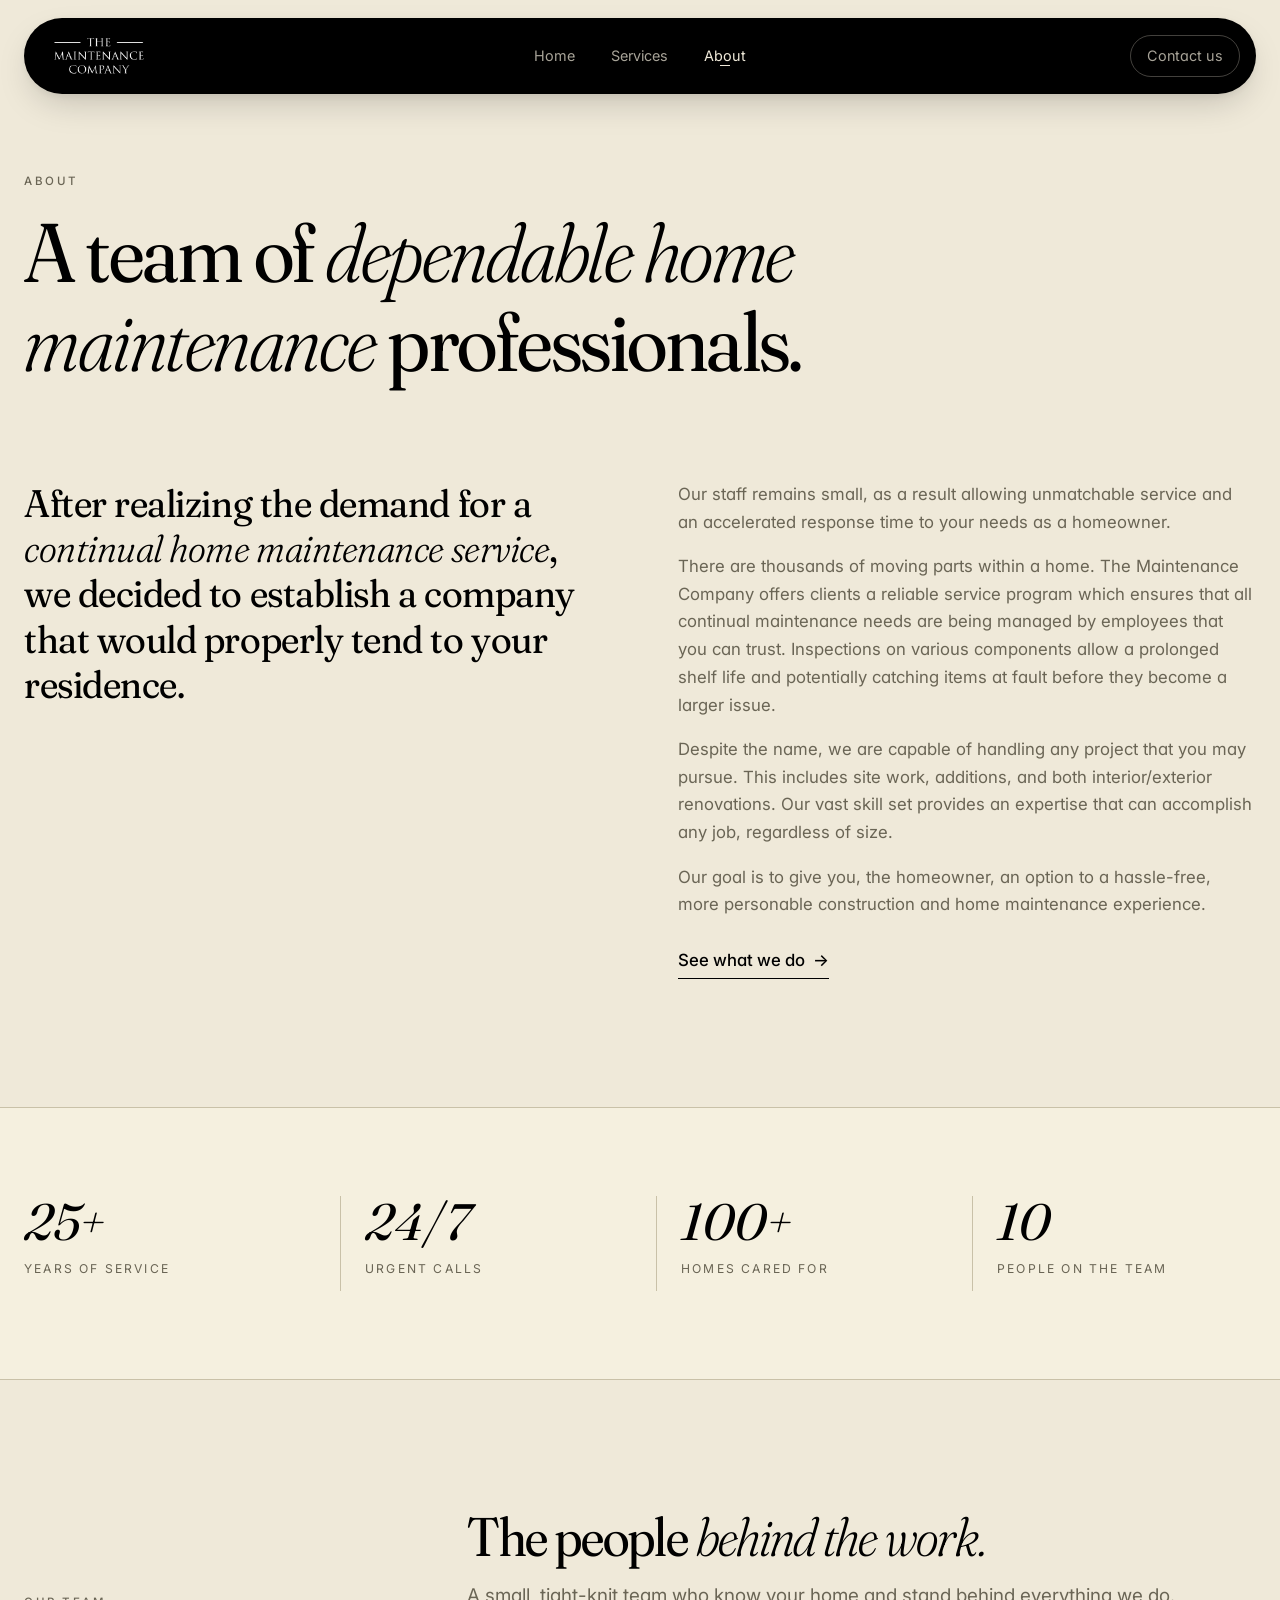
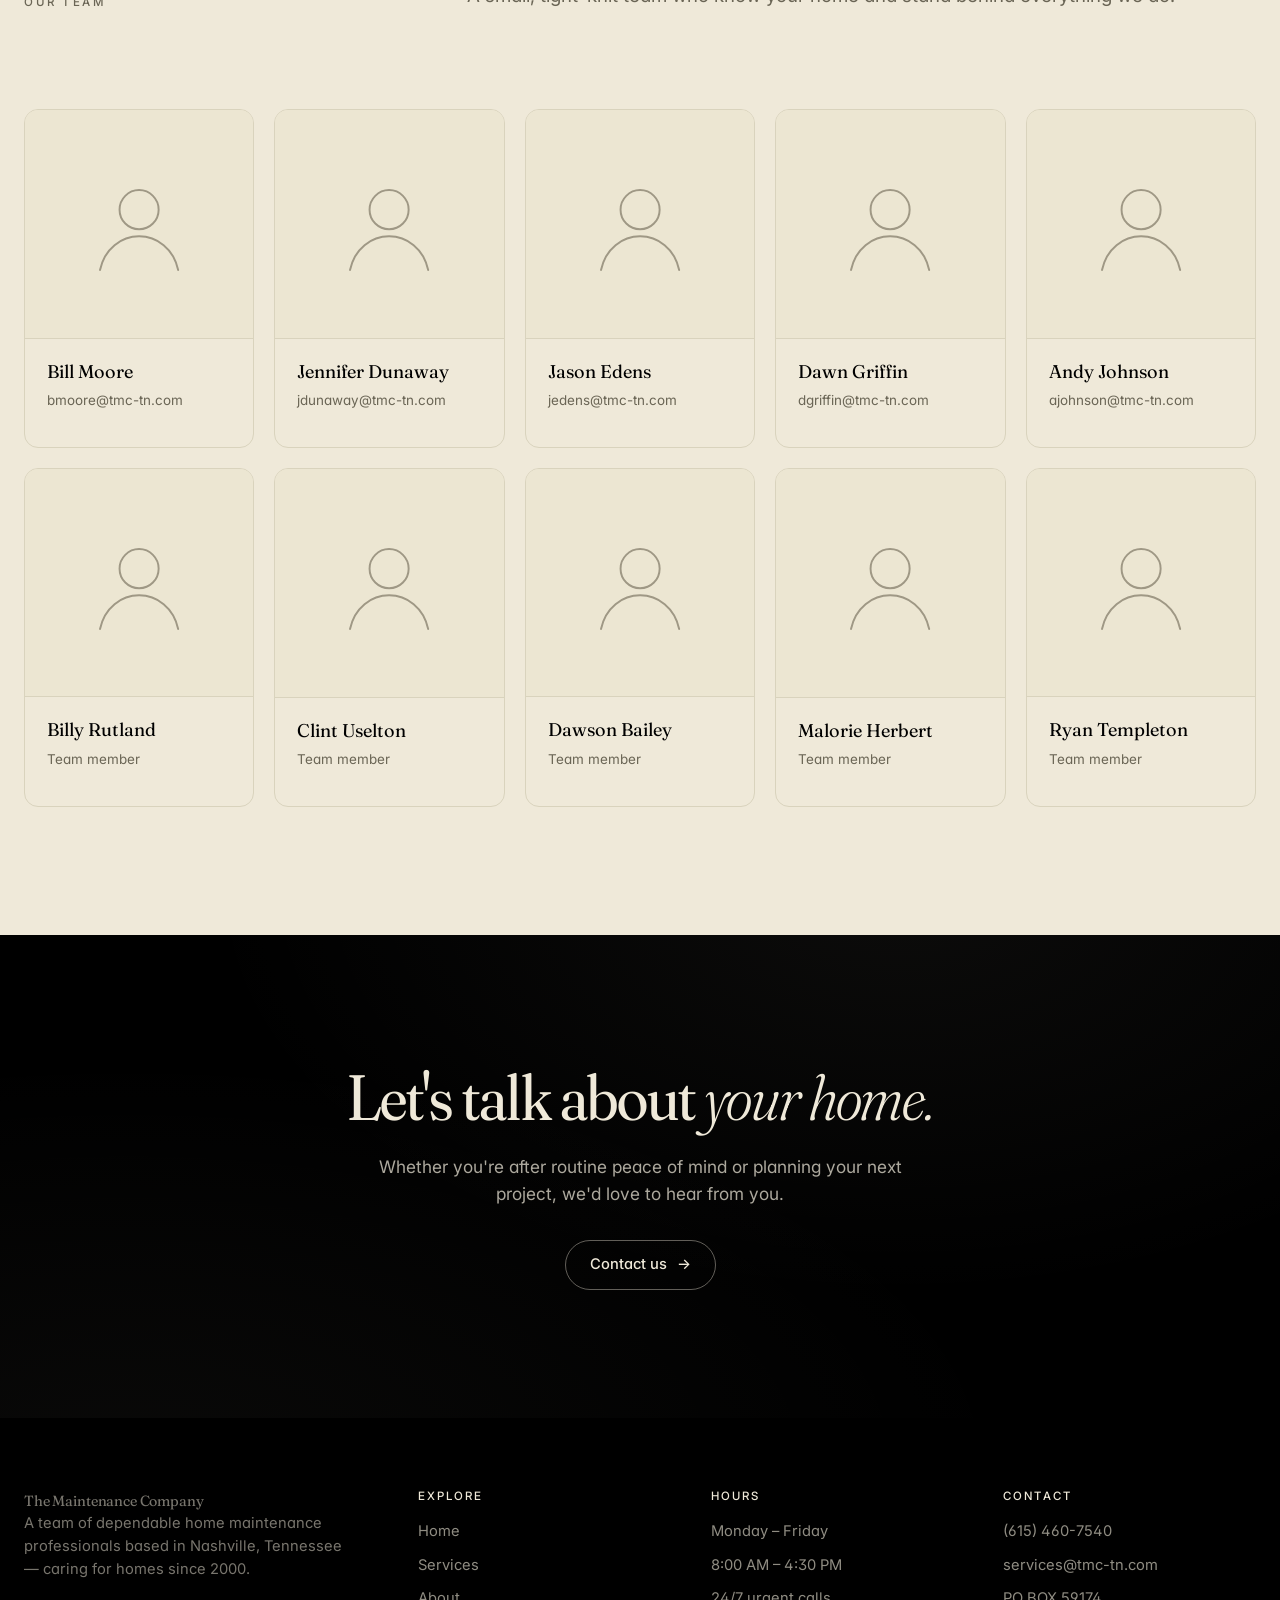
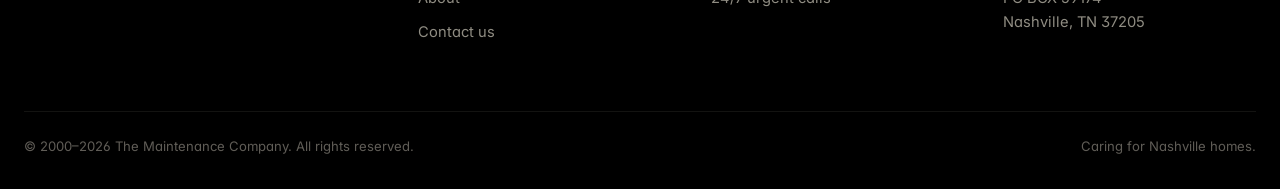
<file: about.html>
<!DOCTYPE html>
<html lang="en-US">
<head>
<meta charset="UTF-8" />
<meta name="viewport" content="width=device-width, initial-scale=1" />
<meta name="theme-color" content="#000000" />
<title>About — The Maintenance Company, Nashville TN</title>
<meta name="description" content="A team of dependable home maintenance professionals serving Nashville. Meet The Maintenance Company." />
<link rel="icon" type="image/png" href="images/logo-165w.png" />
<link rel="preconnect" href="https://fonts.googleapis.com">
<link rel="preconnect" href="https://fonts.gstatic.com" crossorigin>
<link href="https://fonts.googleapis.com/css2?family=Fraunces:ital,opsz,wght,SOFT@0,9..144,300..600,30..100;1,9..144,300..600,30..100&family=Inter:wght@300;400;500&display=swap" rel="stylesheet">
<link rel="stylesheet" href="css/styles.css" />
</head>
<body>

<a href="#main" class="skip-link">Skip to content</a>

<header class="site-header">
  <nav class="nav" aria-label="Primary">
    <a href="index.html" class="nav-logo" aria-label="The Maintenance Company — Home">
      <img src="images/logo-165w.png" alt="The Maintenance Company" />
    </a>
    <div class="nav-center">
      <ul class="nav-links">
        <li><a href="index.html">Home</a></li>
        <li><a href="services.html">Services</a></li>
        <li><a href="about.html" class="is-active">About</a></li>
      </ul>
    </div>
    <ul class="nav-links nav-cta">
      <li><a href="contact.html" class="btn btn-ghost">Contact us</a></li>
    </ul>
    <button class="nav-toggle" aria-label="Toggle menu" aria-expanded="false" aria-controls="nav-mobile">
      <span class="nav-toggle-bar"></span>
    </button>
  </nav>
</header>

<ul id="nav-mobile">
  <li><a href="index.html">Home</a></li>
  <li><a href="services.html">Services</a></li>
  <li><a href="about.html" class="is-active">About</a></li>
  <li class="nav-cta-mobile"><a href="contact.html">Contact us</a></li>
</ul>

<main id="main">

  <section style="padding-top: calc(var(--header-h) + var(--header-gap) + 72px);">
    <div class="container">

      <header class="reveal" style="max-width: 920px; margin-bottom: clamp(56px, 8vw, 96px);">
        <span class="section-eyebrow">About</span>
        <h1 style="margin-bottom: 0;">A team of <em>dependable home maintenance</em> professionals.</h1>
      </header>

      <div class="about-intro">
        <p class="about-intro-statement reveal">
          After realizing the demand for a <em>continual home maintenance service</em>, we decided to establish a company that would properly tend to your residence.
        </p>
        <div class="about-intro-body reveal">
          <p>Our staff remains small, as a result allowing unmatchable service and an accelerated response time to your needs as a homeowner.</p>
          <p>There are thousands of moving parts within a home. The Maintenance Company offers clients a reliable service program which ensures that all continual maintenance needs are being managed by employees that you can trust. Inspections on various components allow a prolonged shelf life and potentially catching items at fault before they become a larger issue.</p>
          <p>Despite the name, we are capable of handling any project that you may pursue. This includes site work, additions, and both interior/exterior renovations. Our vast skill set provides an expertise that can accomplish any job, regardless of size.</p>
          <p>Our goal is to give you, the homeowner, an option to a hassle-free, more personable construction and home maintenance experience.</p>
          <p style="margin-top:24px;"><a href="services.html" class="text-link">See what we do <span class="arrow" aria-hidden="true">→</span></a></p>
        </div>
      </div>
    </div>
  </section>

  <section class="stats section-tight">
    <div class="container">
      <div class="stats-grid">
        <div class="stat reveal">
          <p class="stat-num">25+</p>
          <p class="stat-label">Years of service</p>
        </div>
        <div class="stat reveal">
          <p class="stat-num">24/7</p>
          <p class="stat-label">Urgent calls</p>
        </div>
        <div class="stat reveal">
          <p class="stat-num">100+</p>
          <p class="stat-label">Homes cared for</p>
        </div>
        <div class="stat reveal">
          <p class="stat-num">10</p>
          <p class="stat-label">People on the team</p>
        </div>
      </div>
    </div>
  </section>

  <section>
    <div class="container">
      <div class="section-head-split reveal">
        <div class="eyebrow-col">
          <span class="section-eyebrow">Our team</span>
        </div>
        <div>
          <h2>The people <em>behind the work.</em></h2>
          <p class="lead">A small, tight-knit team who know your home and stand behind everything we do.</p>
        </div>
      </div>

      <div class="team-grid">
        <article class="team-card reveal">
          <div class="team-avatar" aria-hidden="true"><svg viewBox="0 0 64 64" fill="none" stroke="currentColor" stroke-width="1.1" stroke-linecap="round" stroke-linejoin="round"><circle cx="32" cy="24" r="11"/><path d="M10 58c2.5-12 12-19 22-19s19.5 7 22 19"/></svg></div>
          <div class="team-info">
            <p class="team-name">Bill Moore</p>
            <p class="team-email"><a href="mailto:bmoore@tmc-tn.com">bmoore@tmc-tn.com</a></p>
          </div>
        </article>
        <article class="team-card reveal">
          <div class="team-avatar" aria-hidden="true"><svg viewBox="0 0 64 64" fill="none" stroke="currentColor" stroke-width="1.1" stroke-linecap="round" stroke-linejoin="round"><circle cx="32" cy="24" r="11"/><path d="M10 58c2.5-12 12-19 22-19s19.5 7 22 19"/></svg></div>
          <div class="team-info">
            <p class="team-name">Jennifer Dunaway</p>
            <p class="team-email"><a href="mailto:jdunaway@tmc-tn.com">jdunaway@tmc-tn.com</a></p>
          </div>
        </article>
        <article class="team-card reveal">
          <div class="team-avatar" aria-hidden="true"><svg viewBox="0 0 64 64" fill="none" stroke="currentColor" stroke-width="1.1" stroke-linecap="round" stroke-linejoin="round"><circle cx="32" cy="24" r="11"/><path d="M10 58c2.5-12 12-19 22-19s19.5 7 22 19"/></svg></div>
          <div class="team-info">
            <p class="team-name">Jason Edens</p>
            <p class="team-email"><a href="mailto:jedens@tmc-tn.com">jedens@tmc-tn.com</a></p>
          </div>
        </article>
        <article class="team-card reveal">
          <div class="team-avatar" aria-hidden="true"><svg viewBox="0 0 64 64" fill="none" stroke="currentColor" stroke-width="1.1" stroke-linecap="round" stroke-linejoin="round"><circle cx="32" cy="24" r="11"/><path d="M10 58c2.5-12 12-19 22-19s19.5 7 22 19"/></svg></div>
          <div class="team-info">
            <p class="team-name">Dawn Griffin</p>
            <p class="team-email"><a href="mailto:dgriffin@tmc-tn.com">dgriffin@tmc-tn.com</a></p>
          </div>
        </article>
        <article class="team-card reveal">
          <div class="team-avatar" aria-hidden="true"><svg viewBox="0 0 64 64" fill="none" stroke="currentColor" stroke-width="1.1" stroke-linecap="round" stroke-linejoin="round"><circle cx="32" cy="24" r="11"/><path d="M10 58c2.5-12 12-19 22-19s19.5 7 22 19"/></svg></div>
          <div class="team-info">
            <p class="team-name">Andy Johnson</p>
            <p class="team-email"><a href="mailto:ajohnson@tmc-tn.com">ajohnson@tmc-tn.com</a></p>
          </div>
        </article>
        <article class="team-card reveal">
          <div class="team-avatar" aria-hidden="true"><svg viewBox="0 0 64 64" fill="none" stroke="currentColor" stroke-width="1.1" stroke-linecap="round" stroke-linejoin="round"><circle cx="32" cy="24" r="11"/><path d="M10 58c2.5-12 12-19 22-19s19.5 7 22 19"/></svg></div>
          <div class="team-info">
            <p class="team-name">Billy Rutland</p>
            <p class="team-email">Team member</p>
          </div>
        </article>
        <article class="team-card reveal">
          <div class="team-avatar" aria-hidden="true"><svg viewBox="0 0 64 64" fill="none" stroke="currentColor" stroke-width="1.1" stroke-linecap="round" stroke-linejoin="round"><circle cx="32" cy="24" r="11"/><path d="M10 58c2.5-12 12-19 22-19s19.5 7 22 19"/></svg></div>
          <div class="team-info">
            <p class="team-name">Clint Uselton</p>
            <p class="team-email">Team member</p>
          </div>
        </article>
        <article class="team-card reveal">
          <div class="team-avatar" aria-hidden="true"><svg viewBox="0 0 64 64" fill="none" stroke="currentColor" stroke-width="1.1" stroke-linecap="round" stroke-linejoin="round"><circle cx="32" cy="24" r="11"/><path d="M10 58c2.5-12 12-19 22-19s19.5 7 22 19"/></svg></div>
          <div class="team-info">
            <p class="team-name">Dawson Bailey</p>
            <p class="team-email">Team member</p>
          </div>
        </article>
        <article class="team-card reveal">
          <div class="team-avatar" aria-hidden="true"><svg viewBox="0 0 64 64" fill="none" stroke="currentColor" stroke-width="1.1" stroke-linecap="round" stroke-linejoin="round"><circle cx="32" cy="24" r="11"/><path d="M10 58c2.5-12 12-19 22-19s19.5 7 22 19"/></svg></div>
          <div class="team-info">
            <p class="team-name">Malorie Herbert</p>
            <p class="team-email">Team member</p>
          </div>
        </article>
        <article class="team-card reveal">
          <div class="team-avatar" aria-hidden="true"><svg viewBox="0 0 64 64" fill="none" stroke="currentColor" stroke-width="1.1" stroke-linecap="round" stroke-linejoin="round"><circle cx="32" cy="24" r="11"/><path d="M10 58c2.5-12 12-19 22-19s19.5 7 22 19"/></svg></div>
          <div class="team-info">
            <p class="team-name">Ryan Templeton</p>
            <p class="team-email">Team member</p>
          </div>
        </article>
      </div>
    </div>
  </section>

  <section class="cta-strip">
    <div class="container">
      <div class="cta-strip-inner reveal">
        <h2>Let's talk about <em>your home.</em></h2>
        <p>Whether you're after routine peace of mind or planning your next project, we'd love to hear from you.</p>
        <a href="contact.html" class="btn cta-btn">Contact us <span class="arrow" aria-hidden="true">→</span></a>
      </div>
    </div>
  </section>

</main>

<footer class="site-footer">
  <div class="container">
    <div class="footer-grid">
      <div class="footer-brand">
        <p class="footer-brand-name">The Maintenance Company</p>
        <p>A team of dependable home maintenance professionals based in Nashville, Tennessee — caring for homes since 2000.</p>
      </div>
      <div>
        <h4 class="footer-heading">Explore</h4>
        <ul class="footer-list">
          <li><a href="index.html">Home</a></li>
          <li><a href="services.html">Services</a></li>
          <li><a href="about.html">About</a></li>
          <li><a href="contact.html">Contact us</a></li>
        </ul>
      </div>
      <div>
        <h4 class="footer-heading">Hours</h4>
        <ul class="footer-list">
          <li><span>Monday – Friday</span></li>
          <li><span>8:00 AM – 4:30 PM</span></li>
          <li><span>24/7 urgent calls</span></li>
        </ul>
      </div>
      <div>
        <h4 class="footer-heading">Contact</h4>
        <ul class="footer-list">
          <li><a href="tel:+16154607540">(615) 460-7540</a></li>
          <li><a href="mailto:services@tmc-tn.com">services@tmc-tn.com</a></li>
          <li><span>PO BOX 59174<br />Nashville, TN 37205</span></li>
        </ul>
      </div>
    </div>
    <div class="footer-bottom">
      <span>© 2000–<span id="year">2025</span> The Maintenance Company. All rights reserved.</span>
      <span>Caring for Nashville homes.</span>
    </div>
  </div>
</footer>

<script src="js/main.js" defer></script>
</body>
</html>
</file>
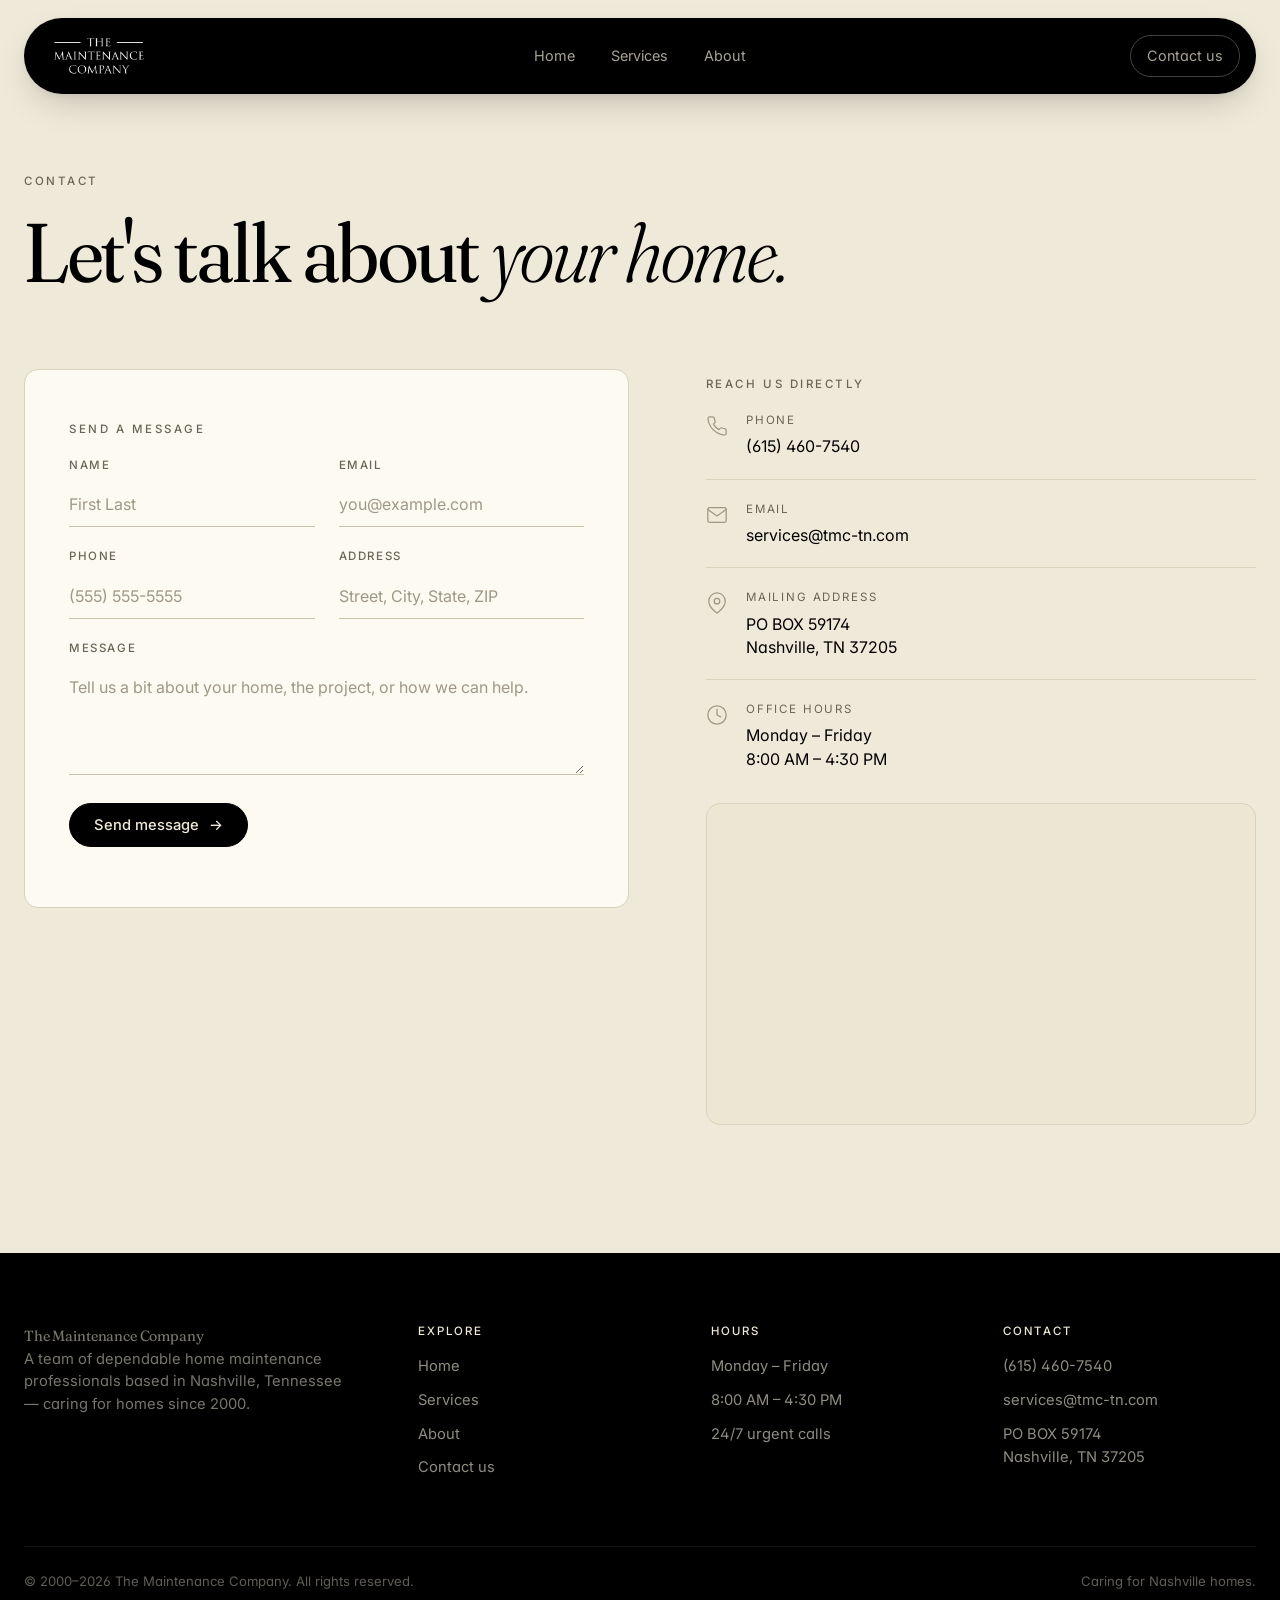
<file: contact.html>
<!DOCTYPE html>
<html lang="en-US">
<head>
<meta charset="UTF-8" />
<meta name="viewport" content="width=device-width, initial-scale=1" />
<meta name="theme-color" content="#000000" />
<title>Contact — The Maintenance Company, Nashville TN</title>
<meta name="description" content="Get in touch with The Maintenance Company in Nashville, Tennessee. Call (615) 460-7540 or send us a note about your home." />
<link rel="icon" type="image/png" href="images/logo-165w.png" />
<link rel="preconnect" href="https://fonts.googleapis.com">
<link rel="preconnect" href="https://fonts.gstatic.com" crossorigin>
<link href="https://fonts.googleapis.com/css2?family=Fraunces:ital,opsz,wght,SOFT@0,9..144,300..600,30..100;1,9..144,300..600,30..100&family=Inter:wght@300;400;500&display=swap" rel="stylesheet">
<link rel="stylesheet" href="css/styles.css" />
</head>
<body>

<a href="#main" class="skip-link">Skip to content</a>

<header class="site-header">
  <nav class="nav" aria-label="Primary">
    <a href="index.html" class="nav-logo" aria-label="The Maintenance Company — Home">
      <img src="images/logo-165w.png" alt="The Maintenance Company" />
    </a>
    <div class="nav-center">
      <ul class="nav-links">
        <li><a href="index.html">Home</a></li>
        <li><a href="services.html">Services</a></li>
        <li><a href="about.html">About</a></li>
      </ul>
    </div>
    <ul class="nav-links nav-cta">
      <li><a href="contact.html" class="btn btn-ghost">Contact us</a></li>
    </ul>
    <button class="nav-toggle" aria-label="Toggle menu" aria-expanded="false" aria-controls="nav-mobile">
      <span class="nav-toggle-bar"></span>
    </button>
  </nav>
</header>

<ul id="nav-mobile">
  <li><a href="index.html">Home</a></li>
  <li><a href="services.html">Services</a></li>
  <li><a href="about.html">About</a></li>
  <li class="nav-cta-mobile"><a href="contact.html">Contact us</a></li>
</ul>

<main id="main">

  <section style="padding-top: calc(var(--header-h) + var(--header-gap) + 72px);">
    <div class="container">

      <header class="reveal" style="max-width: 880px; margin-bottom: clamp(48px, 7vw, 72px);">
        <span class="section-eyebrow">Contact</span>
        <h1 style="margin-bottom: 0;">Let's talk about <em>your home.</em></h1>
      </header>

      <div class="contact-grid">

        <div class="contact-card reveal">
          <span class="section-eyebrow">Send a message</span>
          <form id="contact-form" novalidate>
            <div class="form-row">
              <div class="form-field">
                <label for="name">Name</label>
                <input type="text" id="name" name="name" autocomplete="name" required placeholder="First Last" />
              </div>
              <div class="form-field">
                <label for="email">Email</label>
                <input type="email" id="email" name="email" autocomplete="email" required placeholder="you@example.com" />
              </div>
            </div>
            <div class="form-row">
              <div class="form-field">
                <label for="phone">Phone</label>
                <input type="tel" id="phone" name="phone" autocomplete="tel" placeholder="(555) 555-5555" />
              </div>
              <div class="form-field">
                <label for="address">Address</label>
                <input type="text" id="address" name="address" autocomplete="street-address" placeholder="Street, City, State, ZIP" />
              </div>
            </div>
            <div class="form-field">
              <label for="message">Message</label>
              <textarea id="message" name="message" required placeholder="Tell us a bit about your home, the project, or how we can help."></textarea>
            </div>
            <button type="submit" class="btn btn-primary">Send message <span class="arrow" aria-hidden="true">→</span></button>
            <p class="form-status" aria-live="polite"></p>
          </form>
        </div>

        <aside class="reveal">
          <span class="section-eyebrow">Reach us directly</span>

          <ul class="contact-info-list">
            <li>
              <span class="contact-info-icon" aria-hidden="true">
                <svg width="22" height="22" viewBox="0 0 24 24" fill="none" stroke="currentColor" stroke-width="1.4" stroke-linecap="round" stroke-linejoin="round"><path d="M22 16.92v3a2 2 0 0 1-2.18 2 19.79 19.79 0 0 1-8.63-3.07 19.5 19.5 0 0 1-6-6 19.79 19.79 0 0 1-3.07-8.67A2 2 0 0 1 4.11 2h3a2 2 0 0 1 2 1.72c.13.96.37 1.9.72 2.81a2 2 0 0 1-.45 2.11L8.09 9.91a16 16 0 0 0 6 6l1.27-1.27a2 2 0 0 1 2.11-.45c.91.35 1.85.59 2.81.72A2 2 0 0 1 22 16.92z"/></svg>
              </span>
              <div>
                <p class="contact-info-label">Phone</p>
                <p class="contact-info-value"><a href="tel:+16154607540">(615) 460-7540</a></p>
              </div>
            </li>
            <li>
              <span class="contact-info-icon" aria-hidden="true">
                <svg width="22" height="22" viewBox="0 0 24 24" fill="none" stroke="currentColor" stroke-width="1.4" stroke-linecap="round" stroke-linejoin="round"><path d="M4 4h16c1.1 0 2 .9 2 2v12c0 1.1-.9 2-2 2H4c-1.1 0-2-.9-2-2V6c0-1.1.9-2 2-2z"/><polyline points="22,6 12,13 2,6"/></svg>
              </span>
              <div>
                <p class="contact-info-label">Email</p>
                <p class="contact-info-value"><a href="mailto:services@tmc-tn.com">services@tmc-tn.com</a></p>
              </div>
            </li>
            <li>
              <span class="contact-info-icon" aria-hidden="true">
                <svg width="22" height="22" viewBox="0 0 24 24" fill="none" stroke="currentColor" stroke-width="1.4" stroke-linecap="round" stroke-linejoin="round"><path d="M21 10c0 7-9 13-9 13s-9-6-9-13a9 9 0 0 1 18 0z"/><circle cx="12" cy="10" r="3"/></svg>
              </span>
              <div>
                <p class="contact-info-label">Mailing address</p>
                <p class="contact-info-value">PO BOX 59174<br />Nashville, TN 37205</p>
              </div>
            </li>
            <li>
              <span class="contact-info-icon" aria-hidden="true">
                <svg width="22" height="22" viewBox="0 0 24 24" fill="none" stroke="currentColor" stroke-width="1.4" stroke-linecap="round" stroke-linejoin="round"><circle cx="12" cy="12" r="10"/><polyline points="12 6 12 12 16 14"/></svg>
              </span>
              <div>
                <p class="contact-info-label">Office hours</p>
                <p class="contact-info-value">Monday – Friday<br />8:00 AM – 4:30 PM</p>
              </div>
            </li>
          </ul>

          <div class="map-embed">
            <iframe
              src="https://www.google.com/maps?q=Nashville,TN+37205&output=embed"
              title="Map showing Nashville, TN service area"
              loading="lazy"
              referrerpolicy="no-referrer-when-downgrade"></iframe>
          </div>
        </aside>

      </div>
    </div>
  </section>

</main>

<footer class="site-footer">
  <div class="container">
    <div class="footer-grid">
      <div class="footer-brand">
        <p class="footer-brand-name">The Maintenance Company</p>
        <p>A team of dependable home maintenance professionals based in Nashville, Tennessee — caring for homes since 2000.</p>
      </div>
      <div>
        <h4 class="footer-heading">Explore</h4>
        <ul class="footer-list">
          <li><a href="index.html">Home</a></li>
          <li><a href="services.html">Services</a></li>
          <li><a href="about.html">About</a></li>
          <li><a href="contact.html">Contact us</a></li>
        </ul>
      </div>
      <div>
        <h4 class="footer-heading">Hours</h4>
        <ul class="footer-list">
          <li><span>Monday – Friday</span></li>
          <li><span>8:00 AM – 4:30 PM</span></li>
          <li><span>24/7 urgent calls</span></li>
        </ul>
      </div>
      <div>
        <h4 class="footer-heading">Contact</h4>
        <ul class="footer-list">
          <li><a href="tel:+16154607540">(615) 460-7540</a></li>
          <li><a href="mailto:services@tmc-tn.com">services@tmc-tn.com</a></li>
          <li><span>PO BOX 59174<br />Nashville, TN 37205</span></li>
        </ul>
      </div>
    </div>
    <div class="footer-bottom">
      <span>© 2000–<span id="year">2025</span> The Maintenance Company. All rights reserved.</span>
      <span>Caring for Nashville homes.</span>
    </div>
  </div>
</footer>

<script src="js/main.js" defer></script>
</body>
</html>
</file>
<file: css/styles.css>
/* ============================================================
   The Maintenance Company — v3 (monochrome editorial)
   ============================================================ */

:root {
  /* Surface */
  --bg:           #efe9d9;
  --bg-deep:      #e7e0c8;
  --paper:        #f5f0df;
  --paper-soft:   #ece6d2;

  /* Ink — pure */
  --ink:          #000000;
  --ink-soft:     #1c1a16;
  --ink-muted:    #6a6555;
  --ink-faint:    #9f9885;

  /* Lines */
  --line:         #c9c1a8;
  --line-soft:    #d9d3bd;

  /* Inverted */
  --header-bg:    #000000;
  --header-fg:    #efe9d9;

  /* Typography */
  --font-serif:   "Fraunces", Georgia, "Times New Roman", serif;
  --font-sans:    "Inter", -apple-system, BlinkMacSystemFont, "Segoe UI", Roboto, sans-serif;

  /* Layout */
  --container:    1280px;
  --container-wide: 1280px;        /* unified — same width everywhere */
  --container-pad: 24px;
  --header-h:     76px;
  --header-gap:   18px;

  /* Motion */
  --ease:         cubic-bezier(0.16, 1, 0.3, 1);
  --t-slow:       0.6s;
  --t-med:        0.35s;
  --t-fast:       0.2s;

  --radius-sm:    8px;
  --radius-md:    14px;
  --radius-lg:    22px;
  --radius-pill:  999px;
}

/* ---------- Reset ---------- */
*, *::before, *::after { box-sizing: border-box; }
html { scroll-behavior: smooth; -webkit-text-size-adjust: 100%; }
body {
  margin: 0;
  font-family: var(--font-sans);
  font-weight: 400;
  font-size: 17px;
  line-height: 1.6;
  color: var(--ink-soft);
  background: var(--bg);
  -webkit-font-smoothing: antialiased;
  -moz-osx-font-smoothing: grayscale;
  font-feature-settings: "ss01", "cv11";
}
img, svg { max-width: 100%; height: auto; display: block; }
a {
  color: var(--ink);
  text-decoration: none;
  transition: opacity var(--t-fast) var(--ease), color var(--t-fast) var(--ease);
}
button { font-family: inherit; cursor: pointer; }

/* ---------- Type ---------- */
h1, h2, h3, h4 {
  font-family: var(--font-serif);
  font-weight: 400;
  line-height: 1.06;
  letter-spacing: -0.018em;
  color: var(--ink);
  margin: 0 0 0.5em;
  font-variation-settings: "opsz" 144, "SOFT" 50;
}
h1 { font-size: clamp(2.6rem, 6.5vw, 5.5rem); }
h2 { font-size: clamp(2rem, 4.4vw, 3.4rem); }
h3 { font-size: clamp(1.25rem, 2vw, 1.55rem); font-variation-settings: "opsz" 36, "SOFT" 50; }
h4 { font-size: 1.05rem; font-variation-settings: "opsz" 24; }

em { font-style: italic; font-weight: 300; }
.italic { font-style: italic; }

p { margin: 0 0 1em; }
p.lead { font-size: 1.18rem; line-height: 1.55; color: var(--ink-muted); }

/* ---------- Layout ---------- */
.container       { max-width: var(--container); margin: 0 auto; padding: 0 var(--container-pad); }
.container-wide  { max-width: var(--container-wide); margin: 0 auto; padding: 0 var(--container-pad); }
.container-narrow{ max-width: 800px; margin: 0 auto; padding: 0 var(--container-pad); }

section { padding: clamp(72px, 10vw, 128px) 0; }
.section-tight { padding: clamp(48px, 7vw, 88px) 0; }

/* ---------- Buttons ---------- */
.btn {
  display: inline-flex;
  align-items: center;
  gap: 10px;
  padding: 12px 24px;
  font-family: var(--font-sans);
  font-weight: 500;
  font-size: 0.92rem;
  border-radius: 999px;
  border: 1px solid transparent;
  transition: opacity var(--t-fast) var(--ease), background var(--t-fast) var(--ease), color var(--t-fast) var(--ease), border-color var(--t-fast) var(--ease);
  cursor: pointer;
  text-decoration: none;
  white-space: nowrap;
}
.btn .arrow { display: inline-block; transition: transform var(--t-med) var(--ease); }
.btn:hover .arrow { transform: translateX(3px); }

.btn-primary {
  background: var(--ink);
  color: var(--bg);
  border-color: var(--ink);
}
.btn-primary:hover { opacity: 0.85; color: var(--bg); }

.btn-secondary {
  background: #ffffff;
  color: var(--ink);
  border-color: transparent;
}
.btn-secondary:hover { background: var(--ink); color: #ffffff; }

.btn-ghost {
  background: transparent;
  color: var(--header-fg);
  border-color: rgba(239, 233, 217, 0.4);
}
.btn-ghost:hover {
  border-color: var(--header-fg);
  background: rgba(239, 233, 217, 0.08);
  color: var(--header-fg);
}

/* Subtle text link with animated underline */
.text-link {
  display: inline-flex;
  align-items: center;
  gap: 8px;
  font-weight: 500;
  color: var(--ink);
  position: relative;
  padding: 4px 0;
}
.text-link::after {
  content: "";
  position: absolute;
  left: 0; right: 0;
  bottom: 0;
  height: 1px;
  background: currentColor;
  transform: scaleX(1);
  transform-origin: right;
  transition: transform var(--t-med) var(--ease);
}
.text-link:hover::after { transform: scaleX(0); transform-origin: left; }
.text-link .arrow { transition: transform var(--t-med) var(--ease); }
.text-link:hover .arrow { transform: translateX(4px); }

/* ---------- Header (floating pill) ---------- */
.site-header {
  position: fixed;
  top: var(--header-gap);
  left: var(--container-pad);
  right: var(--container-pad);
  z-index: 100;
  margin: 0 auto;
  max-width: calc(var(--container) - 2 * var(--container-pad)); /* matches container content width */
  height: var(--header-h);
  background: var(--header-bg);
  color: var(--header-fg);
  border-radius: 999px;
  display: flex;
  align-items: stretch;
  padding: 0;
  box-shadow: 0 14px 36px -10px rgba(0, 0, 0, 0.22), 0 2px 8px rgba(0, 0, 0, 0.06);
}
.nav {
  flex: 1;
  display: flex;
  align-items: center;
  justify-content: space-between;
  padding: 0 16px 0 24px;     /* right 16px = same as button vertical inset */
  gap: 16px;
}
.nav-logo {
  display: flex;
  align-items: center;
  flex: 0 0 auto;
  height: 100%;
}
.nav-logo img {
  height: 50px;       /* larger logo per feedback */
  width: auto;
  display: block;
}
.nav-center {
  display: flex;
  align-items: center;
  justify-content: center;
  flex: 1;
}
.nav-links {
  display: flex;
  align-items: center;
  gap: 4px;
  list-style: none;
  margin: 0;
  padding: 0;
}
.nav-links a {
  color: var(--header-fg);
  font-weight: 400;
  font-size: 0.9rem;
  padding: 8px 16px;
  position: relative;
  opacity: 0.7;
  transition: opacity var(--t-fast) var(--ease);
  white-space: nowrap;
}
.nav-links a:hover { opacity: 1; }
.nav-links a.is-active { opacity: 1; }
.nav-links a.is-active::after {
  content: "";
  position: absolute;
  left: 50%;
  transform: translateX(-50%);
  bottom: 6px;
  width: 10px;
  height: 1px;
  background: var(--header-fg);
}
.nav-cta {
  flex: 0 0 auto;
  display: flex;
  align-items: center;
  list-style: none;
  margin: 0;
  padding: 0;
}
/* Contact us in header uses .btn .btn-secondary — same as hero "Explore services" */

.nav-toggle {
  display: none;
  background: none;
  border: 0;
  width: 48px;
  height: 100%;
  padding: 0;
  color: var(--header-fg);
  align-items: center;
  justify-content: center;
  flex: 0 0 auto;
}
.nav-toggle-bar {
  display: block;
  width: 20px;
  height: 1.5px;
  background: currentColor;
  position: relative;
  transition: background var(--t-fast) var(--ease);
}
.nav-toggle-bar::before, .nav-toggle-bar::after {
  content: "";
  position: absolute;
  width: 20px;
  height: 1.5px;
  background: currentColor;
  left: 0;
  transition: transform var(--t-med) var(--ease), top var(--t-med) var(--ease);
}
.nav-toggle-bar::before { top: -6px; }
.nav-toggle-bar::after  { top:  6px; }
.nav-toggle[aria-expanded="true"] .nav-toggle-bar { background: transparent; }
.nav-toggle[aria-expanded="true"] .nav-toggle-bar::before { top: 0; transform: rotate(45deg); }
.nav-toggle[aria-expanded="true"] .nav-toggle-bar::after  { top: 0; transform: rotate(-45deg); }

/* Mobile menu (sibling of header — always positioned in viewport, same width as header) */
#nav-mobile {
  position: fixed;
  top: calc(var(--header-h) + var(--header-gap) + 8px);
  left: var(--container-pad);
  right: var(--container-pad);
  margin: 0 auto;
  max-width: calc(var(--container) - 2 * var(--container-pad));
  z-index: 99;
  display: none;                    /* hidden by default; shown on mobile */
  flex-direction: column;
  list-style: none;
  margin: 0;
  padding: 12px;
  background: var(--header-bg);
  color: var(--header-fg);
  border-radius: 22px;
  box-shadow: 0 12px 30px -8px rgba(0, 0, 0, 0.25);
  transform: translateY(-20px);
  opacity: 0;
  pointer-events: none;
  transition: transform var(--t-med) var(--ease), opacity var(--t-med) var(--ease);
}
#nav-mobile.is-open {
  transform: translateY(0);
  opacity: 1;
  pointer-events: auto;
}
#nav-mobile li { display: block; }
#nav-mobile a {
  color: var(--header-fg);
  padding: 14px 18px;
  font-size: 1rem;
  opacity: 0.85;
  border-radius: 12px;
  display: block;
  text-decoration: none;
  transition: background var(--t-fast) var(--ease), opacity var(--t-fast) var(--ease);
}
#nav-mobile a:hover { opacity: 1; background: rgba(239, 233, 217, 0.06); }
#nav-mobile a.is-active { opacity: 1; background: rgba(239, 233, 217, 0.1); }
#nav-mobile .nav-cta-mobile { margin-top: 8px; }
#nav-mobile .nav-cta-mobile a {
  background: var(--header-fg);
  color: var(--ink);
  text-align: center;
  border-radius: 999px;
  opacity: 1;
}

@media (max-width: 760px) {
  :root { --header-gap: 10px; }
  .site-header { height: 60px; }
  .nav { padding: 0 6px 0 16px; }
  .nav-logo img { height: 44px; }      /* bigger mobile logo */
  .nav-center { display: none; }
  .nav-toggle { display: inline-flex; }
  .nav-cta { display: none; }
  #nav-mobile { display: flex; }       /* now visible (animated open/close) */
}

/* Tablet: tighten center menu spacing only; keep CTA button at hero size */
@media (max-width: 1000px) and (min-width: 761px) {
  .nav-links a { padding: 8px 12px; font-size: 0.86rem; }
}

/* ---------- Hero ---------- */
.hero {
  position: relative;
  min-height: calc(100vh - 24px);  /* leave a sliver so next section peeks through */
  display: flex;
  align-items: flex-end;
  color: var(--header-fg);
  padding: calc(var(--header-h) + 60px) 0 80px;
  overflow: hidden;
  background: var(--header-bg);
  border-bottom-left-radius: 32px;
  border-bottom-right-radius: 32px;
}
.hero-bg {
  position: absolute;
  inset: 0;
  z-index: 0;
}
.hero-bg img {
  width: 100%;
  height: 100%;
  object-fit: cover;
  object-position: center 55%;
}
.hero-bg::after {
  content: "";
  position: absolute;
  inset: 0;
  background: linear-gradient(180deg, rgba(0,0,0,0.35) 0%, rgba(0,0,0,0.15) 35%, rgba(0,0,0,0.78) 100%);
}
.hero-inner {
  position: relative;
  z-index: 1;
  max-width: 920px;
  width: 100%;
}
.hero-eyebrow {
  display: inline-flex;
  align-items: center;
  gap: 12px;
  font-size: 0.74rem;
  font-weight: 500;
  letter-spacing: 0.22em;
  text-transform: uppercase;
  color: var(--header-fg);
  opacity: 0.7;
  margin-bottom: 28px;
}
.hero-eyebrow::before {
  content: "";
  width: 24px;
  height: 1px;
  background: currentColor;
}
.hero h1 {
  color: var(--header-fg);
  font-size: clamp(2.8rem, 7.5vw, 6.2rem);
  line-height: 1.02;
  margin-bottom: 24px;
}
.hero h1 em {
  font-style: italic;
  font-weight: 300;
  color: var(--header-fg);
}
.hero p.lead {
  font-size: clamp(1.05rem, 1.6vw, 1.25rem);
  color: rgba(239, 233, 217, 0.82);
  margin-bottom: 36px;
  max-width: 540px;
  line-height: 1.5;
}
.hero-actions {
  display: flex;
  flex-wrap: wrap;
  gap: 14px;
}

/* ---------- Page heading (compact, replaces page-header) ---------- */
.page-head {
  padding-top: calc(var(--header-h) + var(--header-gap) + 48px);
  padding-bottom: clamp(40px, 5vw, 64px);
}
.page-head .crumb {
  display: inline-block;
  font-size: 0.72rem;
  letter-spacing: 0.22em;
  text-transform: uppercase;
  color: var(--ink-muted);
  margin-bottom: 20px;
}
.page-head h1 { max-width: 900px; }

/* ---------- Section heading ---------- */
.section-eyebrow {
  display: inline-block;
  font-size: 0.72rem;
  font-weight: 500;
  letter-spacing: 0.22em;
  text-transform: uppercase;
  color: var(--ink-muted);
  margin-bottom: 18px;
}
.section-head {
  max-width: 760px;
  margin: 0 auto clamp(48px, 7vw, 80px);
  text-align: center;
}
.section-head.left { margin-left: 0; margin-right: 0; text-align: left; }
.section-head p {
  font-size: 1.05rem;
  color: var(--ink-muted);
  max-width: 600px;
  margin-inline: auto;
}
.section-head.left p { margin-inline: 0; }

.section-head-split {
  display: grid;
  grid-template-columns: 1fr 2fr;
  gap: 48px;
  margin-bottom: clamp(48px, 7vw, 80px);
  align-items: end;
}
.section-head-split .eyebrow-col { color: var(--ink-muted); }
.section-head-split h2 { margin: 0 0 16px; }
@media (max-width: 860px) {
  .section-head-split { grid-template-columns: 1fr; gap: 14px; }
}

/* ---------- Services overview (home) ---------- */
.services-overview {
  display: grid;
  grid-template-columns: repeat(2, 1fr);
  gap: 0;
  border-top: 1px solid var(--line);
}
.service-item {
  padding: 36px 32px 36px 0;
  position: relative;
  display: flex;
  align-items: flex-start;
  gap: 28px;
  border-bottom: 1px solid var(--line);
  transition: background var(--t-med) var(--ease);
  color: inherit;
  text-decoration: none;
  cursor: pointer;
}
.service-item:nth-child(2n) {
  padding-left: 32px;
  padding-right: 0;
  border-left: 1px solid var(--line);
}
.service-item:hover { background: var(--paper-soft); }
.service-item > div { flex: 1; }
.service-num {
  font-family: var(--font-serif);
  font-style: italic;
  font-weight: 300;
  font-size: 1rem;
  color: var(--ink-faint);
  letter-spacing: 0.02em;
  margin-top: 6px;
  flex: 0 0 auto;
  font-variation-settings: "opsz" 24;
}
.service-item h3 { margin: 0 0 8px; }
.service-item p { color: var(--ink-muted); margin: 0; font-size: 0.97rem; }
.service-item-arrow {
  flex: 0 0 auto;
  color: var(--ink-faint);
  font-size: 1rem;
  transition: transform var(--t-med) var(--ease), color var(--t-fast) var(--ease);
  margin-top: 4px;
  align-self: center;
}
.service-item:hover .service-item-arrow { color: var(--ink); transform: translateX(4px); }

/* Anchor scroll offset for floating header */
.service-detail[id] { scroll-margin-top: calc(var(--header-h) + var(--header-gap) + 24px); }

@media (max-width: 740px) {
  .services-overview { grid-template-columns: 1fr; }
  .service-item, .service-item:nth-child(2n) { padding: 28px 0; border-left: 0; }
}

/* ---------- Service detail blocks (services page) ---------- */
.service-detail {
  display: grid;
  grid-template-columns: 1.2fr 1fr;
  gap: clamp(40px, 6vw, 80px);
  align-items: start;
  margin-bottom: clamp(80px, 12vw, 160px);
}
.service-detail:last-of-type { margin-bottom: 0; }
.service-detail.reverse { grid-template-columns: 1fr 1.2fr; }
.service-detail.reverse .service-detail-media { order: 2; }

.service-detail-media {
  position: relative;
  border-radius: var(--radius-md);
  overflow: hidden;
  aspect-ratio: 4 / 5;
  background: var(--paper-soft);
}
.service-detail-media img {
  width: 100%; height: 100%;
  object-fit: cover;
  transition: transform 1.2s var(--ease);
}
.service-detail-media:hover img { transform: scale(1.04); }
.service-detail-media .img-caption {
  position: absolute;
  left: 22px; bottom: 18px;
  font-size: 0.7rem;
  letter-spacing: 0.2em;
  text-transform: uppercase;
  color: var(--header-fg);
  text-shadow: 0 1px 8px rgba(0,0,0,0.4);
  z-index: 1;
}

.service-detail-content {
  position: sticky;
  top: calc(var(--header-h) + var(--header-gap) + 32px);
  padding-top: 6px;
}
.service-detail-content h2 { margin-bottom: 16px; }
.service-detail-content > p {
  font-size: 1.06rem;
  color: var(--ink-muted);
  margin-bottom: 28px;
  line-height: 1.6;
}
.service-list-grid {
  display: grid;
  grid-template-columns: 1fr 1fr;
  gap: 0 32px;
}
.service-list {
  list-style: none;
  margin: 0;
  padding: 0;
}
.service-list li {
  padding: 11px 0 11px 30px;
  position: relative;
  font-size: 0.97rem;
  color: var(--ink-soft);
  line-height: 1.45;
}
/* Dot with translucent halo (restored v1 style) */
.service-list li::before {
  content: "";
  position: absolute;
  left: 0;
  top: 18px;
  width: 14px;
  height: 14px;
  background: var(--ink);
  border-radius: 50%;
  opacity: 0.14;
}
.service-list li::after {
  content: "";
  position: absolute;
  left: 5px;
  top: 23px;
  width: 4px;
  height: 4px;
  background: var(--ink);
  border-radius: 50%;
}

.service-sub-heading {
  font-family: var(--font-sans);
  font-weight: 500;
  font-size: 0.72rem;
  letter-spacing: 0.2em;
  text-transform: uppercase;
  color: var(--ink-muted);
  margin: 28px 0 12px;
  display: flex;
  align-items: center;
  gap: 12px;
}
.service-sub-heading::before {
  content: "";
  width: 16px;
  height: 1px;
  background: var(--ink-faint);
}

@media (max-width: 920px) {
  .service-detail, .service-detail.reverse { grid-template-columns: 1fr; gap: 32px; }
  .service-detail.reverse .service-detail-media { order: 0; }
  .service-detail-media { aspect-ratio: 4 / 3; }
  .service-detail-content { position: static; }
}
@media (max-width: 540px) {
  .service-list-grid { grid-template-columns: 1fr; }
}

/* ---------- Bento Gallery (v7 — 5px gap, more space below) ---------- */
.bento-section {
  padding: 0 0 clamp(96px, 12vw, 144px);
}
.bento-section.has-head {
  padding-top: clamp(72px, 9vw, 112px);
}
.bento-head { margin: 0 0 32px; max-width: 760px; }
.bento-head h2 { margin: 0; font-size: clamp(1.8rem, 3.2vw, 2.4rem); }

.gallery-v3 {
  display: grid;
  gap: 16px;
}
.gv-tile {
  position: relative;
  margin: 0;                     /* reset default <figure> browser margin */
  overflow: hidden;
  border-radius: 12px;
  background: var(--paper-soft);
  cursor: zoom-in;
}
.gv-tile img {
  width: 100%;
  height: 100%;
  object-fit: cover;
  transition: transform 1.1s var(--ease), opacity var(--t-med) var(--ease);
}
.gv-tile:hover img { transform: scale(1.04); }
.gv-tile-cap {
  position: absolute;
  left: 20px; bottom: 16px;
  font-family: var(--font-serif);
  font-style: italic;
  font-weight: 300;
  font-size: 0.95rem;
  color: var(--header-fg);
  text-shadow: 0 1px 12px rgba(0, 0, 0, 0.5);
  opacity: 0;
  transform: translateY(6px);
  transition: opacity var(--t-med) var(--ease), transform var(--t-med) var(--ease);
}
.gv-tile:hover .gv-tile-cap { opacity: 1; transform: translateY(0); }

/* Desktop: 3-col bento with explicit placement → every cell filled */
@media (min-width: 760px) {
  .gallery-bento {
    grid-template-columns: repeat(3, 1fr);
  }

  /* HOME: 8 tiles, 3-col × 4-row, square cells */
  /*  Row 1: [1   1] [2]   */
  /*  Row 2: [3] [4] [2]   */
  /*  Row 3: [5   5] [6]   */
  /*  Row 4: [7] [8] [6]   */
  .gallery-bento.gallery-home {
    grid-template-rows: repeat(4, 1fr);
    aspect-ratio: 3 / 4;
  }
  .gallery-bento.gallery-home .gv-1 { grid-column: 1 / 3; grid-row: 1 / 2; }
  .gallery-bento.gallery-home .gv-2 { grid-column: 3 / 4; grid-row: 1 / 3; }
  .gallery-bento.gallery-home .gv-3 { grid-column: 1 / 2; grid-row: 2 / 3; }
  .gallery-bento.gallery-home .gv-4 { grid-column: 2 / 3; grid-row: 2 / 3; }
  .gallery-bento.gallery-home .gv-5 { grid-column: 1 / 3; grid-row: 3 / 4; }
  .gallery-bento.gallery-home .gv-6 { grid-column: 3 / 4; grid-row: 3 / 5; }
  .gallery-bento.gallery-home .gv-7 { grid-column: 1 / 2; grid-row: 4 / 5; }
  .gallery-bento.gallery-home .gv-8 { grid-column: 2 / 3; grid-row: 4 / 5; }

  /* SERVICES: 11 tiles, 3-col × 6-row, square cells */
  /*  Row 1: [1 1 1]              banner          */
  /*  Row 2: [2  2] [3]                            */
  /*  Row 3: [4] [5] [3]                           */
  /*  Row 4: [6] [7] [8]                           */
  /*  Row 5: [9  9] [10]                           */
  /*  Row 6: [11 11] [10]                          */
  .gallery-bento.gallery-projects {
    grid-template-rows: repeat(6, 1fr);
    aspect-ratio: 1 / 2;
  }
  .gallery-bento.gallery-projects .gv-1  { grid-column: 1 / 4; grid-row: 1 / 2; }
  .gallery-bento.gallery-projects .gv-2  { grid-column: 1 / 3; grid-row: 2 / 3; }
  .gallery-bento.gallery-projects .gv-3  { grid-column: 3 / 4; grid-row: 2 / 4; }
  .gallery-bento.gallery-projects .gv-4  { grid-column: 1 / 2; grid-row: 3 / 4; }
  .gallery-bento.gallery-projects .gv-5  { grid-column: 2 / 3; grid-row: 3 / 4; }
  .gallery-bento.gallery-projects .gv-6  { grid-column: 1 / 2; grid-row: 4 / 5; }
  .gallery-bento.gallery-projects .gv-7  { grid-column: 2 / 3; grid-row: 4 / 5; }
  .gallery-bento.gallery-projects .gv-8  { grid-column: 3 / 4; grid-row: 4 / 5; }
  .gallery-bento.gallery-projects .gv-9  { grid-column: 1 / 3; grid-row: 5 / 6; }
  .gallery-bento.gallery-projects .gv-10 { grid-column: 3 / 4; grid-row: 5 / 7; }
  .gallery-bento.gallery-projects .gv-11 { grid-column: 1 / 3; grid-row: 6 / 7; }
}

/* Mobile: single column, equal stacked tiles */
@media (max-width: 759px) {
  .gallery-v3 { grid-template-columns: 1fr; gap: 16px; }
  .gallery-v3 .gv-tile { aspect-ratio: 4 / 3; }
}

/* ---------- Lightbox ---------- */
.lightbox {
  position: fixed;
  inset: 0;
  background: rgba(0,0,0,0.96);
  z-index: 200;
  display: none;
  align-items: center;
  justify-content: center;
  padding: 24px;
  cursor: zoom-out;
}
.lightbox.is-open { display: flex; }
.lightbox img {
  max-width: 100%;
  max-height: 90vh;
  border-radius: var(--radius-sm);
  cursor: default;
}
.lightbox-close, .lightbox-prev, .lightbox-next {
  position: absolute;
  background: transparent;
  color: var(--header-fg);
  border: 1px solid rgba(239, 233, 217, 0.25);
  width: 44px; height: 44px;
  border-radius: 50%;
  display: grid;
  place-items: center;
  transition: background var(--t-fast) var(--ease), border-color var(--t-fast) var(--ease);
  cursor: pointer;
}
.lightbox-close:hover, .lightbox-prev:hover, .lightbox-next:hover {
  background: rgba(239, 233, 217, 0.08);
  border-color: var(--header-fg);
}
.lightbox-close { top: 24px; right: 24px; }
.lightbox-prev  { left: 24px; top: 50%; transform: translateY(-50%); }
.lightbox-next  { right: 24px; top: 50%; transform: translateY(-50%); }

/* ---------- About combined intro ---------- */
.about-intro {
  display: grid;
  grid-template-columns: 1fr 1fr;
  gap: clamp(40px, 6vw, 96px);
  align-items: start;
}
.about-intro-statement {
  font-family: var(--font-serif);
  font-size: clamp(1.7rem, 3vw, 2.4rem);
  line-height: 1.18;
  color: var(--ink);
  margin: 0;
  letter-spacing: -0.012em;
  font-variation-settings: "opsz" 72, "SOFT" 50;
}
.about-intro-statement em { font-style: italic; font-weight: 300; }
.about-intro-body { color: var(--ink-muted); font-size: 1.05rem; line-height: 1.65; }
.about-intro-body p:first-child { margin-top: 0; }
.about-intro-body p:last-child  { margin-bottom: 0; }
@media (max-width: 860px) {
  .about-intro { grid-template-columns: 1fr; gap: 32px; }
}

/* ---------- Stats ---------- */
.stats {
  background: var(--paper);
  border-top: 1px solid var(--line);
  border-bottom: 1px solid var(--line);
}
.stats-grid {
  display: grid;
  grid-template-columns: repeat(4, 1fr);
  gap: 32px;
}
.stat {
  border-left: 1px solid var(--line);
  padding-left: 24px;
}
.stat:first-child { border-left: 0; padding-left: 0; }
.stat-num {
  font-family: var(--font-serif);
  font-weight: 400;
  font-style: italic;
  font-size: clamp(2.4rem, 4vw, 3.4rem);
  color: var(--ink);
  margin: 0;
  line-height: 1;
  font-variation-settings: "opsz" 72;
}
.stat-label {
  margin-top: 12px;
  font-size: 0.76rem;
  letter-spacing: 0.18em;
  text-transform: uppercase;
  color: var(--ink-muted);
}
@media (max-width: 740px) {
  .stats-grid { grid-template-columns: repeat(2, 1fr); gap: 32px 24px; }
  .stat { border-left: 0; padding-left: 0; }
}

/* ---------- Team ---------- */
.team-grid {
  display: grid;
  grid-template-columns: repeat(auto-fill, minmax(220px, 1fr));
  gap: 20px;
}
.team-card {
  background: transparent;
  border: 1px solid var(--line-soft);
  border-radius: var(--radius-md);
  padding: 0;
  transition: border-color var(--t-med) var(--ease), background var(--t-med) var(--ease);
  overflow: hidden;
}
.team-card:hover { border-color: var(--line); background: var(--paper-soft); }
.team-avatar {
  width: 100%;
  aspect-ratio: 1 / 1;
  background: var(--paper-soft);
  display: grid;
  place-items: center;
  border-bottom: 1px solid var(--line-soft);
  color: var(--ink-faint);
}
.team-card:hover .team-avatar { background: var(--paper); }
.team-avatar svg { width: 50%; height: 50%; }
.team-info { padding: 18px 22px 22px; }
.team-name {
  font-family: var(--font-serif);
  font-weight: 400;
  font-size: 1.15rem;
  color: var(--ink);
  margin: 0 0 4px;
  font-variation-settings: "opsz" 36;
}
.team-email {
  font-size: 0.84rem;
  color: var(--ink-muted);
  word-break: break-all;
}
.team-email a { color: var(--ink-muted); }
.team-email a:hover { color: var(--ink); }

/* ---------- Contact ---------- */
.contact-grid {
  display: grid;
  grid-template-columns: 1.1fr 1fr;
  gap: clamp(40px, 6vw, 80px);
  align-items: start;
}
@media (max-width: 860px) { .contact-grid { grid-template-columns: 1fr; gap: 32px; } }

.contact-card {
  background: #fdfaf2;          /* near-white with a hint of warmth */
  border: 1px solid var(--line-soft);
  border-radius: var(--radius-md);
  padding: clamp(28px, 4vw, 44px);
}
.contact-info-list {
  list-style: none;
  margin: 0;
  padding: 0;
}
.contact-info-list li {
  display: flex;
  gap: 18px;
  padding: 20px 0;
  border-bottom: 1px solid var(--line-soft);
}
.contact-info-list li:last-child { border-bottom: 0; padding-bottom: 0; }
.contact-info-list li:first-child { padding-top: 0; }
.contact-info-icon {
  flex: 0 0 22px;
  color: var(--ink-faint);
  margin-top: 4px;
}
.contact-info-label {
  font-size: 0.72rem;
  letter-spacing: 0.16em;
  text-transform: uppercase;
  color: var(--ink-muted);
  margin: 0 0 6px;
}
.contact-info-value {
  font-size: 1rem;
  color: var(--ink);
  margin: 0;
  line-height: 1.45;
}
.contact-info-value a { color: var(--ink); }
.contact-info-value a:hover { opacity: 0.7; }

/* Form */
.form-field { margin-bottom: 20px; }
.form-field label {
  display: block;
  font-size: 0.72rem;
  font-weight: 500;
  letter-spacing: 0.14em;
  text-transform: uppercase;
  color: var(--ink-muted);
  margin-bottom: 8px;
}
.form-field input,
.form-field textarea {
  width: 100%;
  padding: 12px 0;
  font-family: inherit;
  font-size: 1rem;
  color: var(--ink);
  background: transparent;
  border: 0;
  border-bottom: 1px solid var(--line);
  border-radius: 0;
  transition: border-color var(--t-fast) var(--ease);
}
.form-field input::placeholder,
.form-field textarea::placeholder { color: var(--ink-faint); }
.form-field input:focus,
.form-field textarea:focus {
  outline: 0;
  border-bottom-color: var(--ink);
}
.form-field textarea { resize: vertical; min-height: 110px; }
.form-row { display: grid; grid-template-columns: 1fr 1fr; gap: 24px; }
@media (max-width: 540px) { .form-row { grid-template-columns: 1fr; gap: 0; } }
.form-status {
  margin-top: 16px;
  font-size: 0.88rem;
  color: var(--ink-muted);
}
.form-status.success { color: var(--ink); }

.map-embed {
  border-radius: var(--radius-md);
  overflow: hidden;
  border: 1px solid var(--line-soft);
  background: var(--paper-soft);
  margin-top: 32px;
}
.map-embed iframe {
  display: block;
  width: 100%;
  height: 320px;
  border: 0;
  filter: grayscale(0.4) contrast(0.95);
}

/* ---------- CTA strip (pure black) ---------- */
.cta-strip {
  background: var(--ink);
  color: var(--header-fg);
  position: relative;
  overflow: hidden;
}
.cta-strip::before {
  content: "";
  position: absolute;
  inset: 0;
  background:
    radial-gradient(ellipse at 70% -10%, rgba(239, 233, 217, 0.05), transparent 55%),
    radial-gradient(ellipse at 10% 110%, rgba(239, 233, 217, 0.04), transparent 55%);
  pointer-events: none;
}
.cta-strip .container { position: relative; }
.cta-strip-inner {
  max-width: 880px;
  margin: 0 auto;
  text-align: center;
}
.cta-strip h2 {
  color: var(--header-fg);
  font-size: clamp(2.2rem, 5vw, 4rem);
  margin-bottom: 22px;
}
.cta-strip h2 em { font-style: italic; font-weight: 300; }
.cta-strip p {
  color: rgba(239, 233, 217, 0.72);
  font-size: 1.08rem;
  margin: 0 auto 32px;
  max-width: 560px;
}
.cta-strip .cta-btn {
  background: transparent;
  color: var(--header-fg);
  border: 1px solid rgba(239, 233, 217, 0.4);
}
.cta-strip .cta-btn:hover {
  background: var(--header-fg);
  color: var(--ink);
  border-color: var(--header-fg);
}

/* ---------- Footer (text-only) ---------- */
.site-footer {
  background: var(--ink);
  color: rgba(239, 233, 217, 0.7);
  padding: 72px 0 32px;
  font-size: 0.93rem;
}
.footer-grid {
  display: grid;
  grid-template-columns: 1.4fr 1fr 1fr 1fr;
  gap: 40px;
  margin-bottom: 56px;
}
@media (max-width: 860px) {
  .footer-grid { grid-template-columns: 1fr 1fr; gap: 32px; }
}
@media (max-width: 540px) {
  .footer-grid { grid-template-columns: 1fr; gap: 24px; }
}
.footer-brand-name {
  font-family: var(--font-serif);
  font-weight: 400;
  color: var(--header-fg);
  font-size: 1.4rem;
  margin: 0 0 14px;
  letter-spacing: -0.01em;
  font-variation-settings: "opsz" 48, "SOFT" 50;
}
.footer-brand p {
  color: rgba(239, 233, 217, 0.5);
  font-size: 0.92rem;
  max-width: 320px;
  line-height: 1.55;
  margin: 0;
}
.footer-heading {
  font-family: var(--font-sans);
  font-weight: 500;
  font-size: 0.72rem;
  letter-spacing: 0.18em;
  text-transform: uppercase;
  color: var(--header-fg);
  margin: 0 0 18px;
}
.footer-list {
  list-style: none;
  margin: 0;
  padding: 0;
}
.footer-list li { margin-bottom: 10px; }
.footer-list a, .footer-list span {
  color: rgba(239, 233, 217, 0.6);
  font-size: 0.92rem;
  line-height: 1.45;
}
.footer-list a:hover { color: var(--header-fg); }
.footer-bottom {
  border-top: 1px solid rgba(239, 233, 217, 0.08);
  padding-top: 24px;
  display: flex;
  flex-wrap: wrap;
  justify-content: space-between;
  gap: 16px;
  color: rgba(239, 233, 217, 0.4);
  font-size: 0.82rem;
}

/* ---------- Reveal on scroll ---------- */
.reveal {
  opacity: 0;
  transform: translateY(20px);
  transition: opacity 0.9s var(--ease), transform 0.9s var(--ease);
}
.reveal.is-visible {
  opacity: 1;
  transform: none;
}

/* ---------- Utility ---------- */
.skip-link {
  position: absolute;
  top: -100px;
  left: 16px;
  background: var(--ink);
  color: var(--header-fg);
  padding: 12px 18px;
  border-radius: var(--radius-sm);
  z-index: 200;
}
.skip-link:focus { top: 12px; color: var(--header-fg); }

.divider {
  height: 1px;
  background: var(--line);
  border: 0;
  margin: 0;
}

@media (prefers-reduced-motion: reduce) {
  *, *::before, *::after {
    animation-duration: 0.001s !important;
    transition-duration: 0.001s !important;
    scroll-behavior: auto !important;
  }
  .reveal { opacity: 1; transform: none; }
}
</file>
